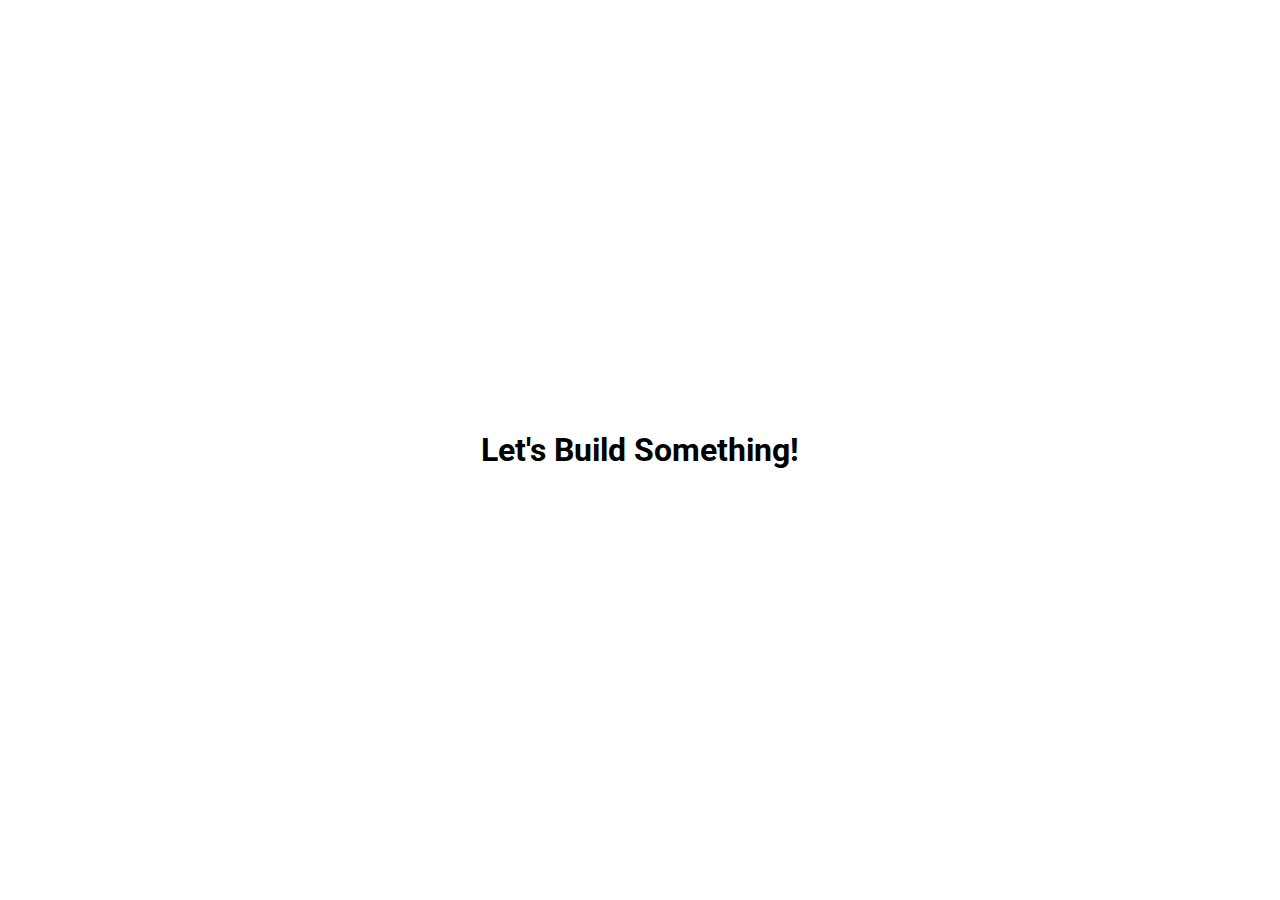
<file: index.html>
<!DOCTYPE html>
<html lang="en">
<head>
    <meta charset="UTF-8">
    <meta http-equiv="X-UA-Compatible" content="IE=edge">
    <meta name="viewport" content="width=device-width, initial-scale=1.0">
    <!-- <link rel="stylesheet" href="https://cdnjs.cloudflare.com/ajax/libs/font-awesome/6.1.1/css/all.min.css" integrity="sha512-KfkfwYDsLkIlwQp6LFnl8zNdLGxu9YAA1QvwINks4PhcElQSvqcyVLLD9aMhXd13uQjoXtEKNosOWaZqXgel0g==" crossorigin="anonymous" referrerpolicy="no-referrer" /> -->
    <link rel="stylesheet" href="style.css">
    <title>Sample HTML Page</title>
</head>
<body>
    <h1>Let's Build Something!</h1>

    <script src="script.js"></script>
</body>
</html>
</file>
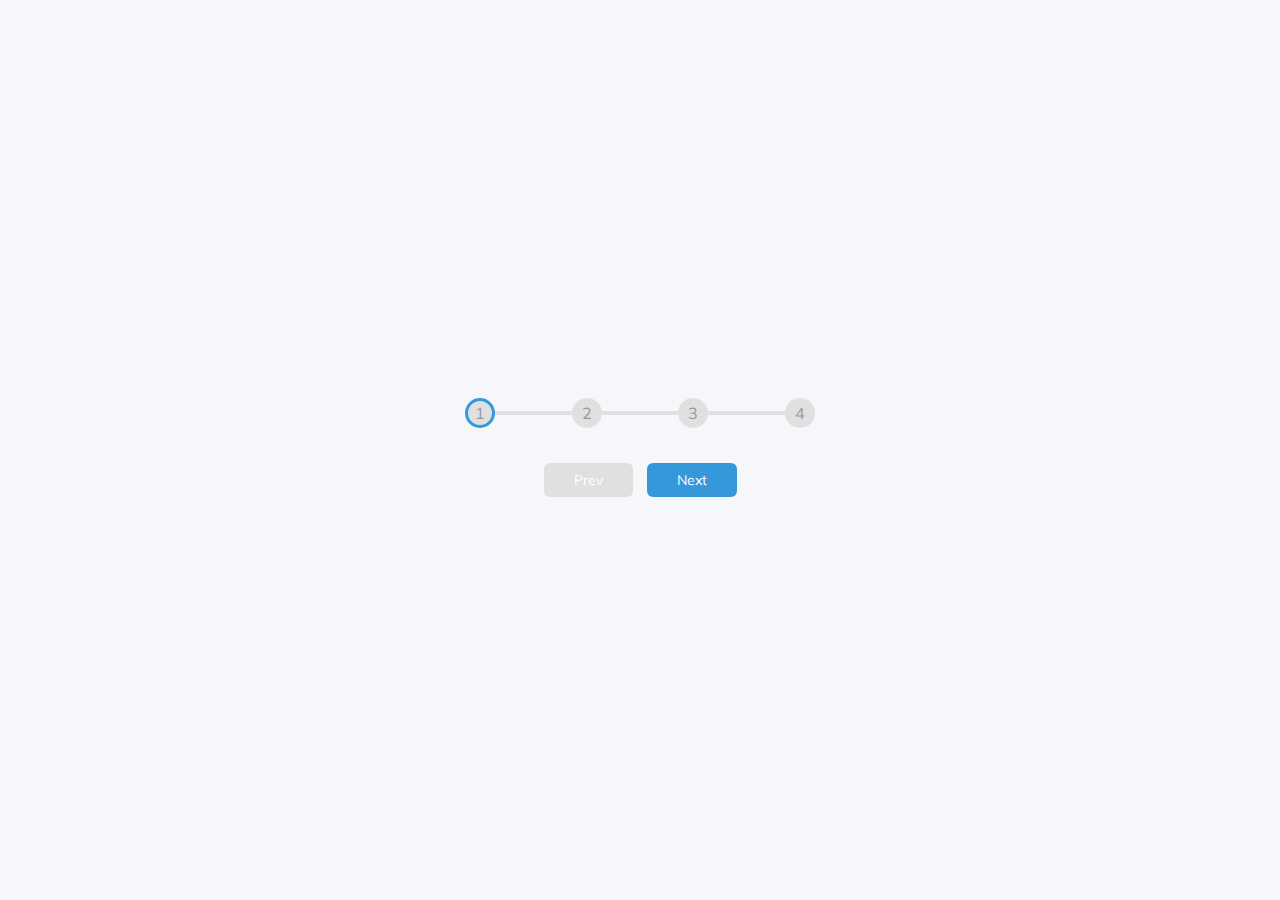
<file: Progress Steps/index.html>
<!DOCTYPE html>
<html lang="en">
<head>
    <meta charset="UTF-8">
    <meta http-equiv="X-UA-Compatible" content="IE=edge">
    <meta name="viewport" content="width=device-width, initial-scale=1.0">
    <!-- <link rel="stylesheet" href="https://cdnjs.cloudflare.com/ajax/libs/font-awesome/6.1.1/css/all.min.css" integrity="sha512-KfkfwYDsLkIlwQp6LFnl8zNdLGxu9YAA1QvwINks4PhcElQSvqcyVLLD9aMhXd13uQjoXtEKNosOWaZqXgel0g==" crossorigin="anonymous" referrerpolicy="no-referrer" /> -->
    <link rel="stylesheet" href="style.css">
    <title>Sample HTML Page</title>
</head>
<body>
    <div class="container">
        <div class="progress_container">
            <div class="progress" id="progress"></div>
            <div class="circle active">1</div>
            <div class="circle">2</div>
            <div class="circle">3</div>
            <div class="circle">4</div>

        </div>

        <button class="btn" id="prev" disabled>Prev</button>
        <button class="btn" id="next">Next</button>

    </div>

    <script src="script.js"></script>
</body>
</html>
</file>
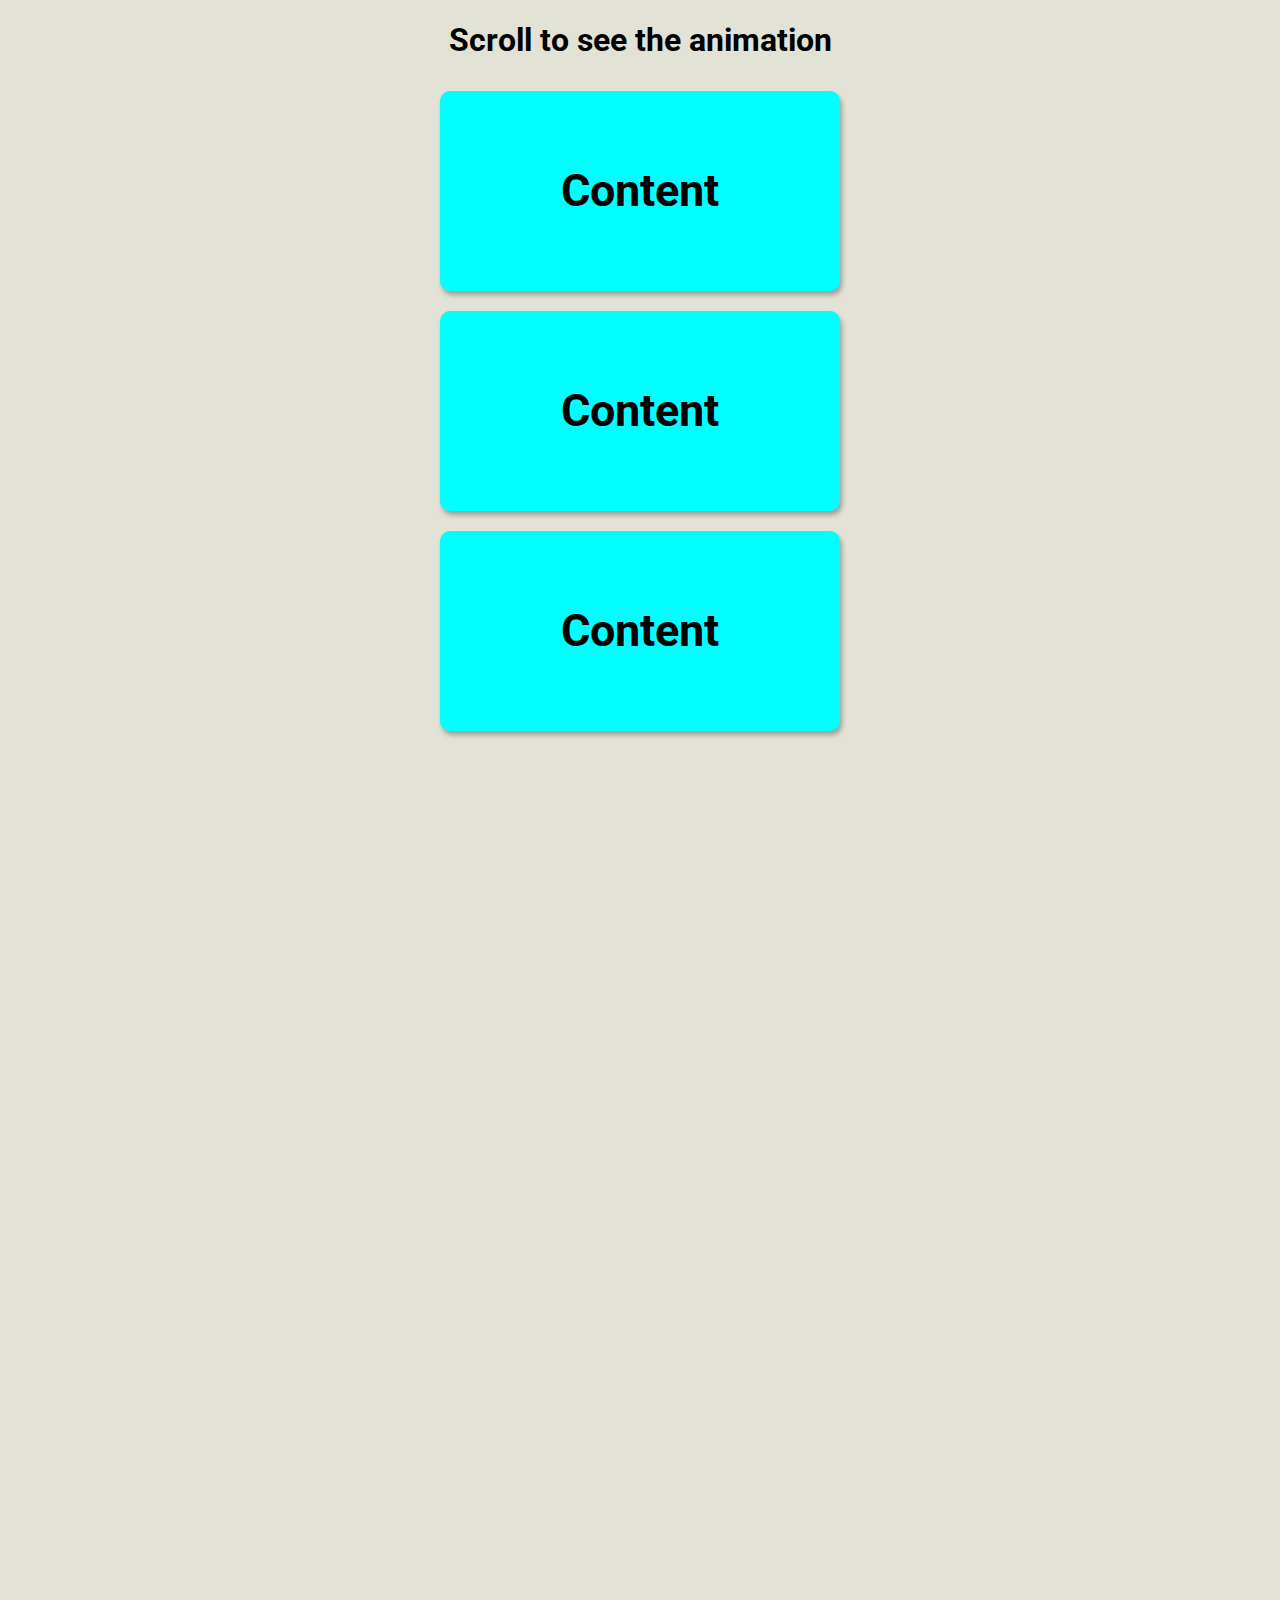
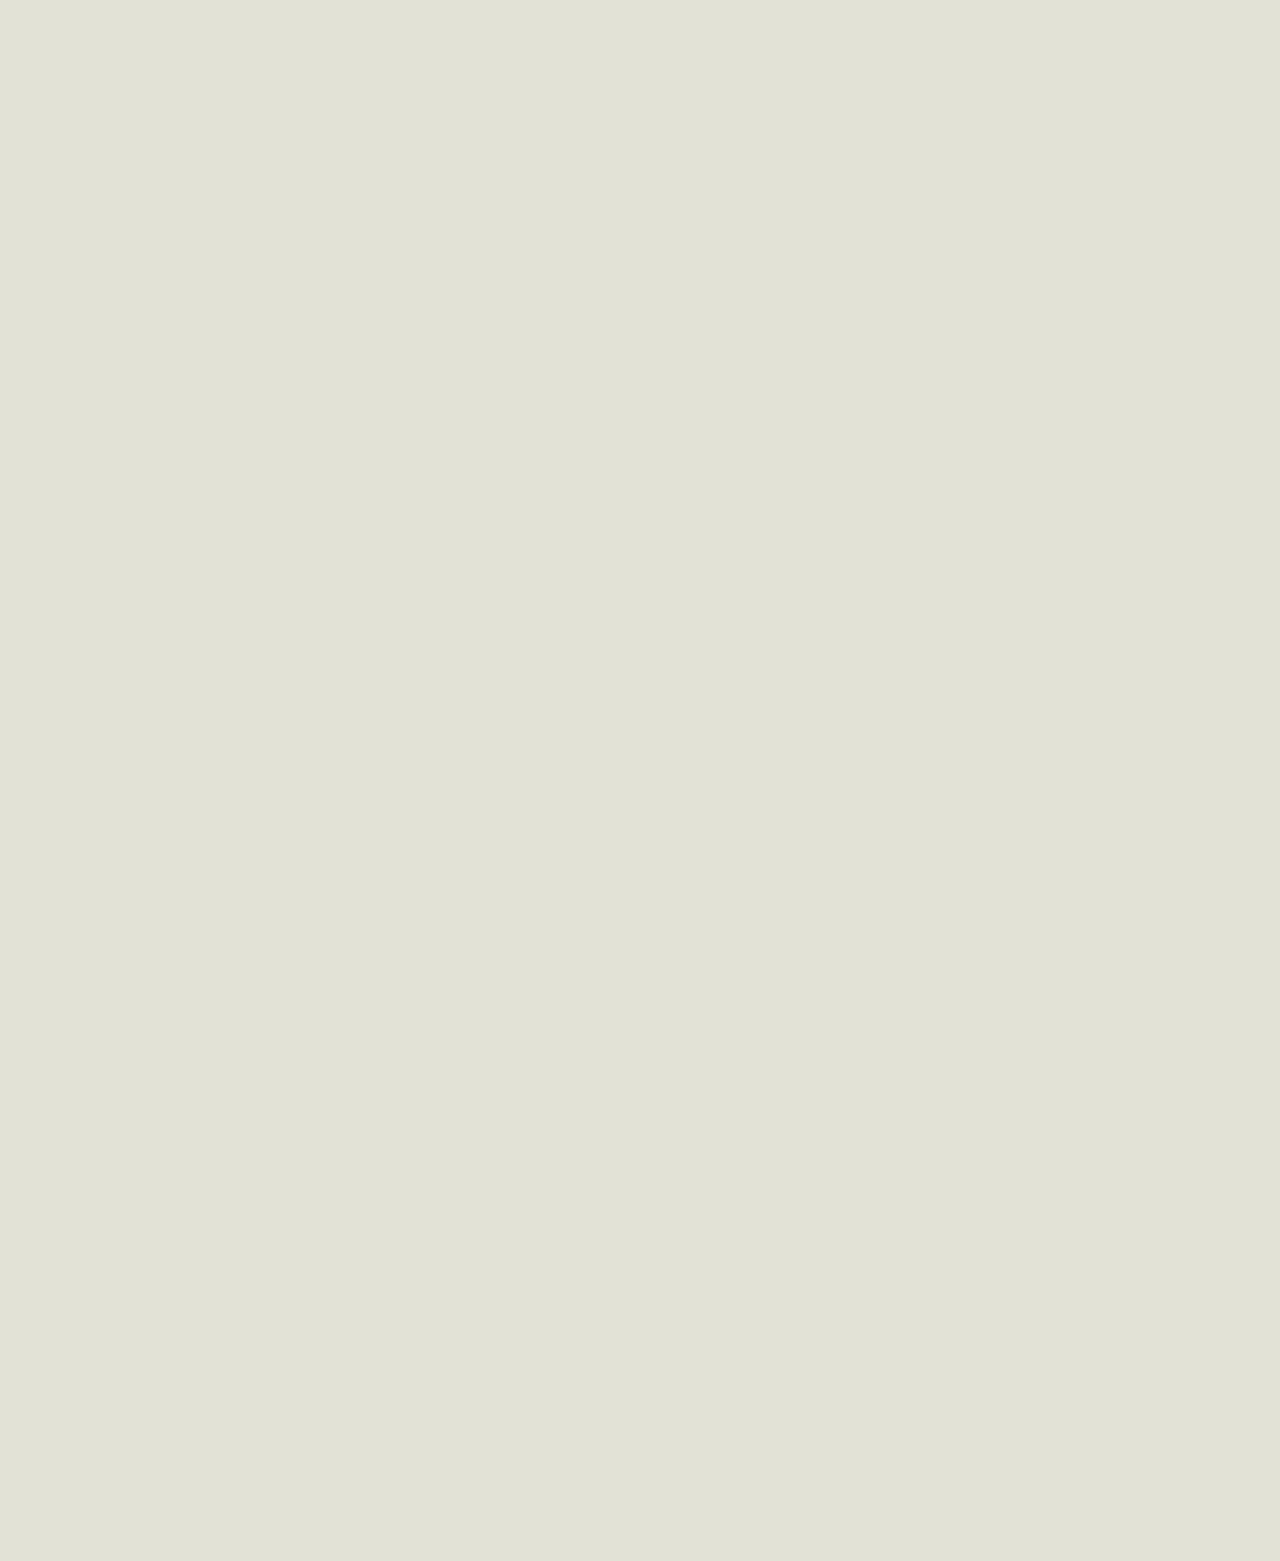
<file: Scroll Animation/index.html>
<!DOCTYPE html>
<html lang="en">
<head>
    <meta charset="UTF-8">
    <meta http-equiv="X-UA-Compatible" content="IE=edge">
    <meta name="viewport" content="width=device-width, initial-scale=1.0">
    <!-- <link rel="stylesheet" href="https://cdnjs.cloudflare.com/ajax/libs/font-awesome/6.1.1/css/all.min.css" integrity="sha512-KfkfwYDsLkIlwQp6LFnl8zNdLGxu9YAA1QvwINks4PhcElQSvqcyVLLD9aMhXd13uQjoXtEKNosOWaZqXgel0g==" crossorigin="anonymous" referrerpolicy="no-referrer" /> -->
    <link rel="stylesheet" href="style.css">
    <title>Sample HTML Page</title>
</head>
<body>
    <h1>Scroll to see the animation</h1>
    <div class="box"><h2>Content</h2></div>
    <div class="box"><h2>Content</h2></div>
    <div class="box"><h2>Content</h2></div>
    <div class="box"><h2>Content</h2></div>
    <div class="box"><h2>Content</h2></div>
    <div class="box"><h2>Content</h2></div>
    <div class="box"><h2>Content</h2></div>
    <div class="box"><h2>Content</h2></div>
    <div class="box"><h2>Content</h2></div>
    <div class="box"><h2>Content</h2></div>
    <div class="box"><h2>Content</h2></div>
    <div class="box"><h2>Content</h2></div>
    <div class="box"><h2>Content</h2></div>
    <div class="box"><h2>Content</h2></div>
    <script src="script.js"></script>
</body>
</html>
</file>
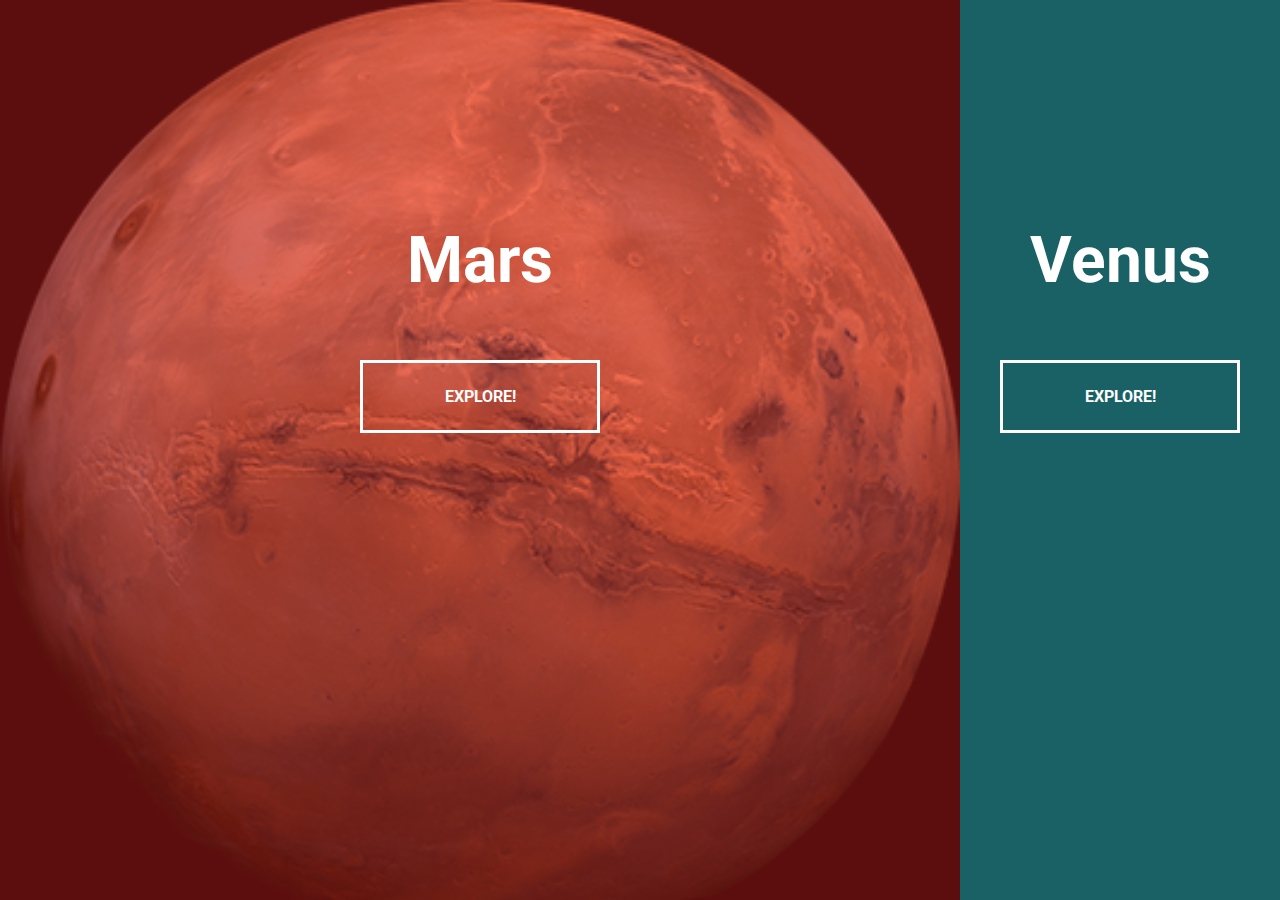
<file: Split Landing Page/index.html>
<!DOCTYPE html>
<html lang="en">
<head>
    <meta charset="UTF-8">
    <meta http-equiv="X-UA-Compatible" content="IE=edge">
    <meta name="viewport" content="width=device-width, initial-scale=1.0">
    <!-- <link rel="stylesheet" href="https://cdnjs.cloudflare.com/ajax/libs/font-awesome/6.1.1/css/all.min.css" integrity="sha512-KfkfwYDsLkIlwQp6LFnl8zNdLGxu9YAA1QvwINks4PhcElQSvqcyVLLD9aMhXd13uQjoXtEKNosOWaZqXgel0g==" crossorigin="anonymous" referrerpolicy="no-referrer" /> -->
    <link rel="stylesheet" href="style.css">
    <title>Split Landing Page</title>
</head>
<body>
    <div class="container">
        <div class="split left">
            <h1>Mars</h1>
            <a href="https://en.wikipedia.org/wiki/Mars" target="_blank" class="btn">Explore!</a>
        </div>
        <div class="split right">
            <h1>Venus</h1>
            <a href="https://en.wikipedia.org/wiki/Venus" target="_blank" class="btn">Explore!</a>
        </div>
    </div>

    <script src="script.js"></script>
</body>
</html>
</file>
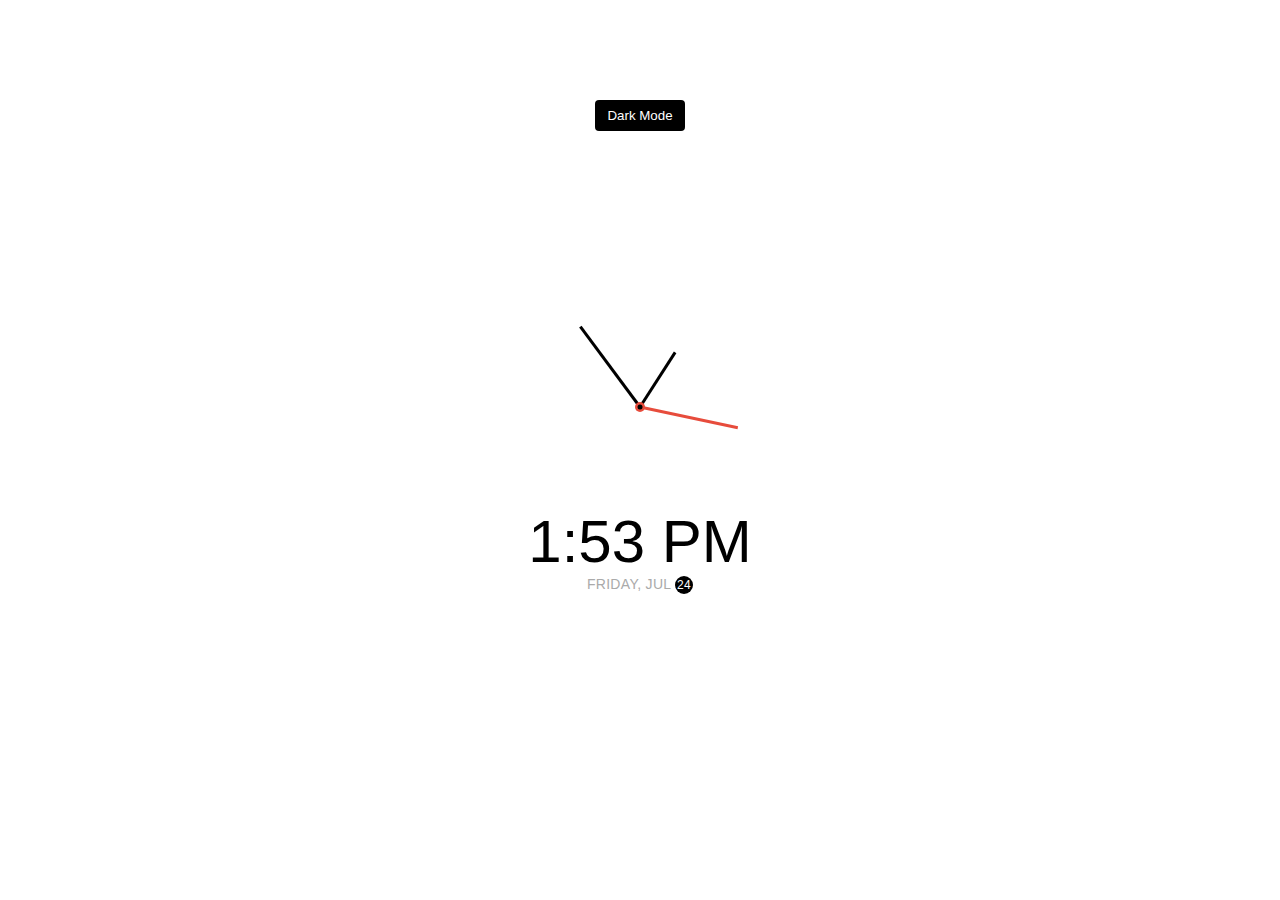
<file: Theme Clock/index.html>
<!DOCTYPE html>
<html lang="en">
<head>
    <meta charset="UTF-8">
    <meta http-equiv="X-UA-Compatible" content="IE=edge">
    <meta name="viewport" content="width=device-width, initial-scale=1.0">
    <!-- <link rel="stylesheet" href="https://cdnjs.cloudflare.com/ajax/libs/font-awesome/6.1.1/css/all.min.css" integrity="sha512-KfkfwYDsLkIlwQp6LFnl8zNdLGxu9YAA1QvwINks4PhcElQSvqcyVLLD9aMhXd13uQjoXtEKNosOWaZqXgel0g==" crossorigin="anonymous" referrerpolicy="no-referrer" /> -->
    <link rel="stylesheet" href="style.css">
    <title>Theme Clock</title>
</head>
<body>
    <button class="toggle">Dark Mode</button>
   <div class="clock-container">
    <div class="clock">
        <div class="needle hour"></div>
        <div class="needle minute"></div>
        <div class="needle second"></div>
        <div class="center-point"></div>
    </div>

    <div class="time"></div>
    <div class="date"></div>

   </div>

    <script src="script.js"></script>
</body>
</html>
</file>
<file: style.css>
@import url('https://fonts.googleapis.com/css2?family=Roboto:wght@400;700&display=swap');

* {
    box-sizing: border-box;
}

body{
    font-family: 'Roboto', sans-serif;
    display: flex;
    flex-direction: column;
    align-items: center;
    justify-content: center;
    height: 100vh;
    overflow: hidden;
    margin: 0;

}
</file>
<file: Progress Steps/style.css>
@import url('https://fonts.googleapis.com/css2?family=Muli&display=swap');

:root {
    --line-border-fill: #3498db;
    --line-border-empty: #e0e0e0;
}

* {
    box-sizing: border-box;
}

body{
    font-family: 'Muli', sans-serif;
    background-color: #f6f7fb;
    display: flex;
    align-items: center;
    justify-content: center;
    height: 100vh;
    overflow: hidden;
    margin: 0;

}

.container {
    text-align: center;

}

.progress_container {
    display: flex;
    justify-content: space-between;
    max-width: 100%;
    width: 350px;
    margin-bottom: 30px;
    position: relative;

}

.progress_container::before {
    content: '';
    background-color: var(--line-border-empty);
    position: absolute;
    transform: translateY(-50%);
    width: 100%;
    height: 4px;
    top: 50%;
    left: 0;
    z-index: -1;

}

.progress {
    background-color: var(--line-border-fill);
    position: absolute;
    top: 50%;
    left: 0;
    transform: translateY(-50%);
    height: 4px;
    width: 0%;
    z-index: -1;
    transition: 0.4s ease;
  }

.circle {

    background-color: var(--line-border-empty);
    color: #999;
    border-radius: 50%;
    height: 30px;
    width: 30px;
    display: flex;
    justify-content: center;
    align-items: center;
    border: 3px solid var(--line-border-empty);
    transition: 0.4s ease;

}

.circle.active {
    border-color: var(--line-border-fill);

}

.btn {
    background-color: var(--line-border-fill);
    color: #fff;
    margin: 5px;
    padding: 8px 30px;
    border: 0;
    border-radius: 6px;
    font-family: inherit;
    font-size: 14px;
    cursor: pointer;

}

.btn:active {
    transform: scale(0.98);
}

.btn:focus {
    outline: 0;
}

.btn:disabled {
    background-color: var(--line-border-empty);
    cursor: not-allowed;

}
</file>
<file: Scroll Animation/style.css>
@import url('https://fonts.googleapis.com/css2?family=Roboto:wght@400;700&display=swap');

* {
    box-sizing: border-box;
}

body{
    font-family: 'Roboto', sans-serif;
    background-color: #e2e2d6;
    display: flex;
    flex-direction: column;
    align-items: center;
    justify-content: center;
    margin: 0;
    overflow-x: hidden;

}

.box {
    display: flex;
    align-items: center;
    justify-content: center;
    width: 400px;
    height: 200px;
    border-radius: 10px;
    background-color: aqua;
    margin: 10px;
    box-shadow: 2px 4px 5px rgba(0, 0, 0, 0.3);
    transform: translateX(400%);
    transition: transform 0.4s ease;


}

.box:nth-of-type(even) {
    transform: translateX(-400%);

}

.box h2 {
    font-size: 45px;
}


.box.show {
    transform: translateX(0);
}
</file>
<file: Split Landing Page/style.css>
@import url('https://fonts.googleapis.com/css2?family=Roboto:wght@400;700&display=swap');

:root {
    --left-bg-color: rgba(230, 34, 34, 0.4);
    --right-bg-color: rgba(66, 242, 255, 0.4);
    --right-btn-color-hover : rgba(28, 122, 28, 1);
    --left-btn-color-hover : rgba(87, 84, 236, 0.7);
    --hover-width : 75%;
    --other-width : 25%;
    --speed : 1000ms;

}

* {
    box-sizing: border-box;
}

body{
    font-family: 'Roboto', sans-serif;
    height: 100vh;
    overflow: hidden;
    margin: 0;

}
h1 {
    font-size: 4rem;
    color: #fff;
    position: absolute;
    left: 50%;
    top: 20%;
    transform: translateX(-50%);
    white-space: nowrap;
  }

.btn {
    display: flex;
    align-items: center;
    justify-content: center;
    text-decoration: none;
    font-size: 1rm;
    font-weight: bold;
    padding: 1.5rem;
    color: #fff;
    border: #fff solid 0.2rem;
    left: 50%;
    top: 40%;
    transform: translateX(-50%);
    text-transform: uppercase;
    width: 15rem;
    position: absolute;

}

.container {
    position: relative;
    background: #333;
    width: 100%;
    height: 100%;
}

.split {
    position: absolute;
    width: 50%;
    overflow: hidden;
    height: 100%;
}


.split.left {
    left: 0%;
    background-image: url(mars.jpg);
    background-repeat: no-repeat;
    background-size: cover;
}

.split.left::before {
    content: '';
    position: absolute;
    height: 100%;
    width: 100%;
    background-color: var(--left-bg-color);

}

.split.right::before {
    content: '';
    position: absolute;
    height: 100%;
    width: 100%;
    background-color: var(--right-bg-color);

}


.split.right {
    right: 0%;
    background-image: url(venus.jpg);
    background-repeat: no-repeat;
    background-size: cover;
}

.split.left, .split.right, .split.left::before, .split.right::before {
    transition: all var(--speed) ease-in;
}

.split.left .btn:hover {
    background-color: var(--left-btn-color-hover);
    border-color: var(--left-btn-color-hover);
}

.split.right .btn:hover {
    background-color: var(--right-btn-color-hover);
    border-color: var(--right-btn-color-hover);
}

.hover-left .left {
    width : var(--hover-width); 
}

.hover-left .right {
    width : var(--other-width); 
}

.hover-right .right {
    width : var(--hover-width); 
}

.hover-right .left {
    width : var(--other-width); 
}


@media (max-width: 800px) {
    h1 {
        top: 30%;
        font-size: 2rem;
    }

    btn {
        width: 12rem;
        padding: 1.2rem;
    }
}
</file>
<file: Theme Clock/style.css>
@import url('https://fonts.googleapis.com/css2?family=Heebo:300&display=swap');

:root {
    --primary-color : #000;
    --secondary-color : #fff;
}

html.dark {
    --primary-color : #fff;
    --secondary-color : #333;

}

html.dark {
    background-color: #111;
    color: var(--primary-color);
}

html {
    transition: all 0.5s ease-in;
}

* {
    box-sizing: border-box;
}

body{
    font-family: 'Heebos', sans-serif;
    display: flex;
    flex-direction: column;
    align-items: center;
    justify-content: center;
    height: 100vh;
    overflow: hidden;
    margin: 0;

}

.toggle {
    cursor: pointer;
    background-color: var(--primary-color);
    color: var(--secondary-color);
    border: 0;
    border-radius: 4px;
    padding: 8px 12px;
    position: absolute;
    top: 100px;
}

.toggle:focus {
    outline: none;
}

.clock-container {
    display: flex;
    align-items: center;
    justify-content: space-between;
    flex-direction: column;
}


.clock {
    position: relative;
    width: 200px;
    height: 200px;
   
}

.needle {
    background-color: var(--primary-color);
    position: absolute;
    top: 50%;
    left: 50%;
    height: 65px;
    width: 3px;
    transform-origin: bottom center;
    transition: all 0.5s ease-in;
}

.needle.hour {
    transform: translate(-50%, -100%) rotate(0deg);
}

.needle.minute {
    transform: translate(-50%, -100%) rotate(0deg);
    height: 100px;
}

.needle.second {
    transform: translate(-50%, -100%) rotate(0deg);
    height: 100px;
    background-color: #e74c3c;
}

.center-point {
    background-color: #e74c3c;
    height: 10px;
    width: 10px;
    position: absolute;
    top: 50%;
    left: 50%;
    transform: translate(-50%, -50%);
    border-radius: 50%;
}

.center-point::after {
    content: '';
    background-color: var(--primary-color);
    height: 5px;
    width: 5px;
    position: absolute;
    top: 50%;
    left: 50%;
    transform: translate(-50%, -50%);
    border-radius: 50%;
}

.time {
    font-size: 60px;
}

.date {
    color: #aaa;
    font-size: 14px;
    letter-spacing: 0.3px;
    text-transform: uppercase;
}

.date .circle {
    background-color: var(--primary-color);
    color: var(--secondary-color);
    border-radius: 50%;
    height: 18px;
    width: 18px;
    display: inline-flex;
    align-items: center;
    justify-content: center;
    line-height: 18px;
    font-size: 12px;
    transition: all 0.5s ease-in;

}
</file>
